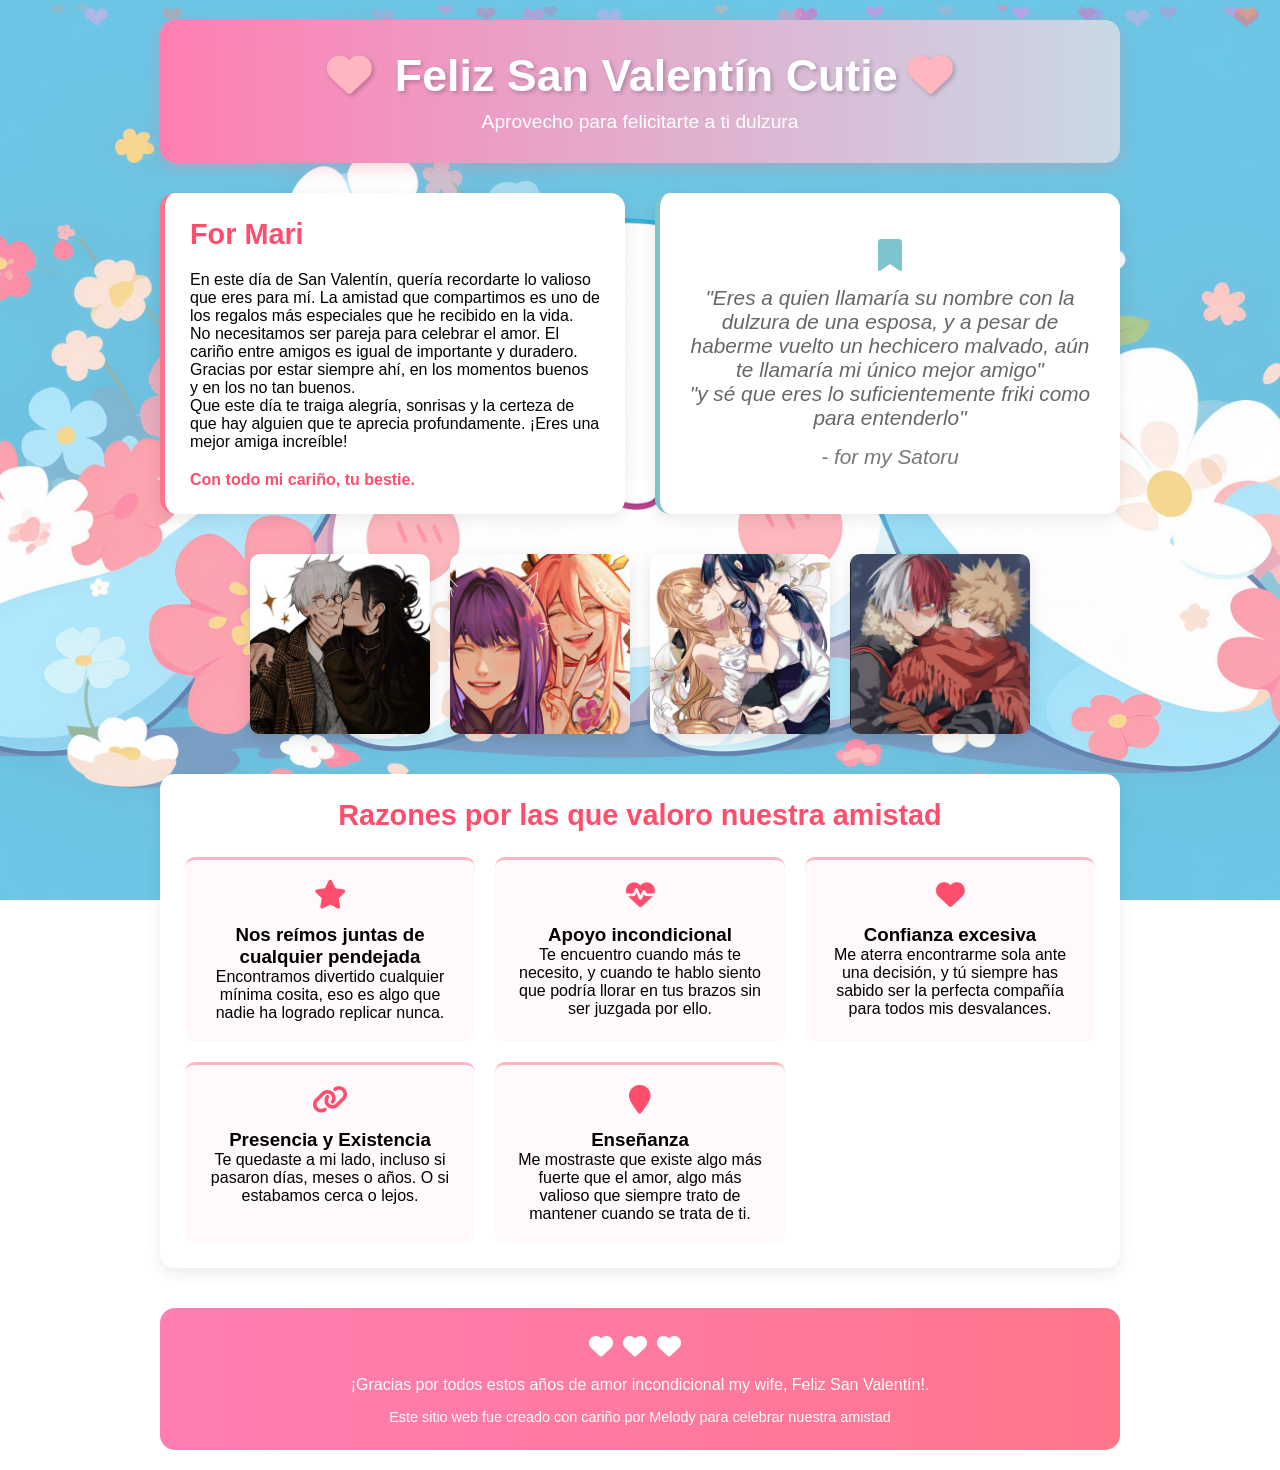
<file: index.html>
<!DOCTYPE html>
<html lang="es">
<head>
    <meta charset="UTF-8">
    <meta name="viewport" content="width=device-width, initial-scale=1.0">
    <title>Happy Valentine Surprise</title>
    <link rel="stylesheet" href="https://cdnjs.cloudflare.com/ajax/libs/font-awesome/6.4.0/css/all.min.css">
    <link rel="stylesheet" href="style.css"/>
</head>
<body>
    <div class="floating-hearts" id="floating-hearts"></div>
    
    <div class="container">
        <header>
                <h1><i class="fas fa-heart heart-icon"></i> Feliz San Valentín Cutie<i class="fas fa-heart heart-icon"></i></h1>
                <p>Aprovecho para felicitarte a ti dulzura</p>
        </header>
        
        <div class="content">
            <section class="main-message">
                <h2>For Mari</h2>
                <p>En este día de San Valentín, quería recordarte lo valioso que eres para mí. La amistad que compartimos es uno de los regalos más especiales que he recibido en la vida.</p>
                <p>No necesitamos ser pareja para celebrar el amor. El cariño entre amigos es igual de importante y duradero. Gracias por estar siempre ahí, en los momentos buenos y en los no tan buenos.</p>
                <p>Que este día te traiga alegría, sonrisas y la certeza de que hay alguien que te aprecia profundamente. ¡Eres una mejor amiga increíble!</p>
                <p style="margin-top: 20px; font-weight: bold; color: #ff4d6d;">Con todo mi cariño, tu bestie.</p>
            </section>
            
            <section class="friendship-quote">
                <i class="fas fa-bookmark"></i>
                <p>"Eres a quien llamaría su nombre con la dulzura de una esposa, y a pesar de haberme vuelto un hechicero malvado, aún te llamaría mi único mejor amigo"</p>
                <p>"y sé que eres lo suficientemente friki como para entenderlo"</p>
                <p style="margin-top: 15px; color: #777;">- for my Satoru</p>
            </section>
        </div>
        
        <div class="gallery">
            <div class="gallery-item">
                <img src="recursos/satosugu.jpg" alt="Friendship">
            </div>
            <div class="gallery-item">
                <img src="recursos/Eimiko.jpg" alt="Amigos celebrando">
            </div>
            <div class="gallery-item">
                <img src="recursos/🍭.jpg" alt="Amistad verdadera">
            </div>
            <div class="gallery-item">
                <img src="recursos/todobaku.jpeg" alt="Amigos apoyándose">
            </div>
        </div>
        
        <section class="friendship-reasons">
            <h2>Razones por las que valoro nuestra amistad</h2>
            <div class="reasons-grid">
                <div class="reason">
                    <i class="fas fa-star"></i>
                    <h3>Nos reímos juntas de cualquier pendejada</h3>
                    <p>Encontramos divertido cualquier mínima cosita, eso es algo que nadie ha logrado replicar nunca.</p>
                </div>
                <div class="reason">
                    <i class="fas fa-heartbeat"></i>
                    <h3>Apoyo incondicional</h3>
                    <p>Te encuentro cuando más te necesito, y cuando te hablo siento que podría llorar en tus brazos sin ser juzgada por ello.</p>
                </div>
                <div class="reason">
                    <i class="fas fa-heart"></i>
                    <h3>Confianza excesiva</h3>
                    <p>Me aterra encontrarme sola ante una decisión, y tú siempre has sabido ser la perfecta compañía para todos mis desvalances.</p>
                </div>
                <div class="reason">
                    <i class="fas fa-link"></i>
                    <h3>Presencia y Existencia</h3>
                    <p>Te quedaste a mi lado, incluso si pasaron días, meses o años. O si estabamos cerca o lejos.</p>
                </div>
                <div class="reason">
                    <i class="fas fa-map-marker"></i>
                    <h3>Enseñanza</h3>
                    <p>Me mostraste que existe algo más fuerte que el amor, algo más valioso que siempre trato de mantener cuando se trata de ti.</p>
                </div>
            </div>
        </section>
        
        <footer>
            <div class="footer-hearts">
                <i class="fas fa-heart"></i><i class="fas fa-heart"></i><i class="fas fa-heart"></i>
            </div>
            <p>¡Gracias por todos estos años de amor incondicional my wife, Feliz San Valentín!.</p>
            <p style="margin-top: 15px; font-size: 0.9rem;">Este sitio web fue creado con cariño por Melody para celebrar nuestra amistad</p>
        </footer>
    </div>

    <script>
        // Crear corazones flotantes
        document.addEventListener('DOMContentLoaded', function() {
            const floatingHearts = document.getElementById('floating-hearts');
            const heartCount = 25;
            
            for (let i = 0; i < heartCount; i++) {
                const heart = document.createElement('div');
                heart.classList.add('heart');
                heart.innerHTML = '❤';
                
                // Posición aleatoria
                const leftPos = Math.random() * 100;
                const animationDuration = 6 + Math.random() * 6;
                const fontSize = 15 + Math.random() * 20;
                const colorOpacity = 0.2 + Math.random() * 0.3;
                const color = `rgba(255, ${70 + Math.random() * 100}, ${100 + Math.random() * 150}, ${colorOpacity})`;
                
                heart.style.left = `${leftPos}%`;
                heart.style.animationDuration = `${animationDuration}s`;
                heart.style.fontSize = `${fontSize}px`;
                heart.style.color = color;
                heart.style.animationDelay = `${Math.random() * 5}s`;
                
                floatingHearts.appendChild(heart);
            }
            
            // Efecto de título parpadeante
            const title = document.querySelector('header h1');
            setInterval(() => {
                title.style.textShadow = `2px 2px 4px rgba(0, 0, 0, ${0.1 + Math.random() * 0.2})`;
            }, 1000);
        });
    </script>
</body>
</html>
</file>
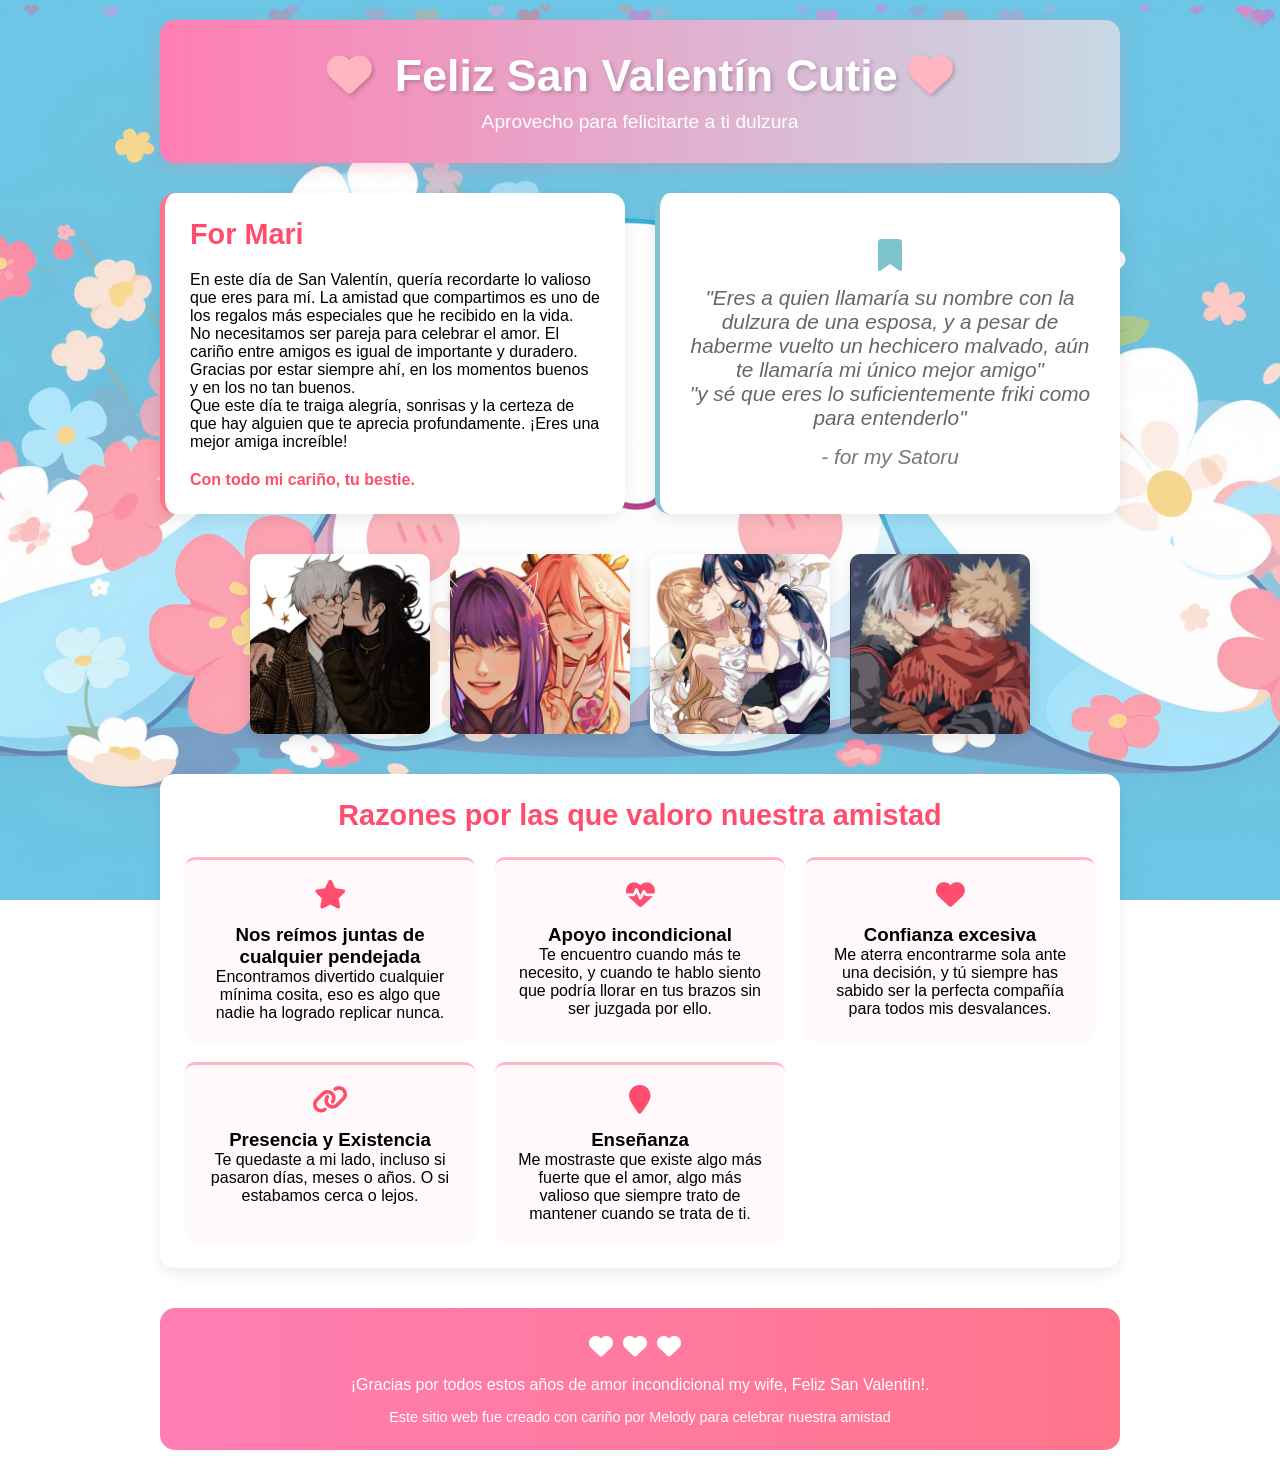
<file: san-valentin-gift.html>
<!DOCTYPE html>
<html lang="es">
<head>
    <meta charset="UTF-8">
    <meta name="viewport" content="width=device-width, initial-scale=1.0">
    <title>Happy Valentine Surprise</title>
    <link rel="stylesheet" href="https://cdnjs.cloudflare.com/ajax/libs/font-awesome/6.4.0/css/all.min.css">
    <link rel="stylesheet" href="style.css"/>
</head>
<body>
    <div class="floating-hearts" id="floating-hearts"></div>
    
    <div class="container">
        <header>
                <h1><i class="fas fa-heart heart-icon"></i> Feliz San Valentín Cutie<i class="fas fa-heart heart-icon"></i></h1>
                <p>Aprovecho para felicitarte a ti dulzura</p>
        </header>
        
        <div class="content">
            <section class="main-message">
                <h2>For Mari</h2>
                <p>En este día de San Valentín, quería recordarte lo valioso que eres para mí. La amistad que compartimos es uno de los regalos más especiales que he recibido en la vida.</p>
                <p>No necesitamos ser pareja para celebrar el amor. El cariño entre amigos es igual de importante y duradero. Gracias por estar siempre ahí, en los momentos buenos y en los no tan buenos.</p>
                <p>Que este día te traiga alegría, sonrisas y la certeza de que hay alguien que te aprecia profundamente. ¡Eres una mejor amiga increíble!</p>
                <p style="margin-top: 20px; font-weight: bold; color: #ff4d6d;">Con todo mi cariño, tu bestie.</p>
            </section>
            
            <section class="friendship-quote">
                <i class="fas fa-bookmark"></i>
                <p>"Eres a quien llamaría su nombre con la dulzura de una esposa, y a pesar de haberme vuelto un hechicero malvado, aún te llamaría mi único mejor amigo"</p>
                <p>"y sé que eres lo suficientemente friki como para entenderlo"</p>
                <p style="margin-top: 15px; color: #777;">- for my Satoru</p>
            </section>
        </div>
        
        <div class="gallery">
            <div class="gallery-item">
                <img src="recursos/satosugu.jpg" alt="Friendship">
            </div>
            <div class="gallery-item">
                <img src="recursos/Eimiko.jpg" alt="Amigos celebrando">
            </div>
            <div class="gallery-item">
                <img src="recursos/🍭.jpg" alt="Amistad verdadera">
            </div>
            <div class="gallery-item">
                <img src="recursos/todobaku.jpeg" alt="Amigos apoyándose">
            </div>
        </div>
        
        <section class="friendship-reasons">
            <h2>Razones por las que valoro nuestra amistad</h2>
            <div class="reasons-grid">
                <div class="reason">
                    <i class="fas fa-star"></i>
                    <h3>Nos reímos juntas de cualquier pendejada</h3>
                    <p>Encontramos divertido cualquier mínima cosita, eso es algo que nadie ha logrado replicar nunca.</p>
                </div>
                <div class="reason">
                    <i class="fas fa-heartbeat"></i>
                    <h3>Apoyo incondicional</h3>
                    <p>Te encuentro cuando más te necesito, y cuando te hablo siento que podría llorar en tus brazos sin ser juzgada por ello.</p>
                </div>
                <div class="reason">
                    <i class="fas fa-heart"></i>
                    <h3>Confianza excesiva</h3>
                    <p>Me aterra encontrarme sola ante una decisión, y tú siempre has sabido ser la perfecta compañía para todos mis desvalances.</p>
                </div>
                <div class="reason">
                    <i class="fas fa-link"></i>
                    <h3>Presencia y Existencia</h3>
                    <p>Te quedaste a mi lado, incluso si pasaron días, meses o años. O si estabamos cerca o lejos.</p>
                </div>
                <div class="reason">
                    <i class="fas fa-map-marker"></i>
                    <h3>Enseñanza</h3>
                    <p>Me mostraste que existe algo más fuerte que el amor, algo más valioso que siempre trato de mantener cuando se trata de ti.</p>
                </div>
            </div>
        </section>
        
        <footer>
            <div class="footer-hearts">
                <i class="fas fa-heart"></i><i class="fas fa-heart"></i><i class="fas fa-heart"></i>
            </div>
            <p>¡Gracias por todos estos años de amor incondicional my wife, Feliz San Valentín!.</p>
            <p style="margin-top: 15px; font-size: 0.9rem;">Este sitio web fue creado con cariño por Melody para celebrar nuestra amistad</p>
        </footer>
    </div>

    <script>
        // Crear corazones flotantes
        document.addEventListener('DOMContentLoaded', function() {
            const floatingHearts = document.getElementById('floating-hearts');
            const heartCount = 25;
            
            for (let i = 0; i < heartCount; i++) {
                const heart = document.createElement('div');
                heart.classList.add('heart');
                heart.innerHTML = '❤';
                
                // Posición aleatoria
                const leftPos = Math.random() * 100;
                const animationDuration = 6 + Math.random() * 6;
                const fontSize = 15 + Math.random() * 20;
                const colorOpacity = 0.2 + Math.random() * 0.3;
                const color = `rgba(255, ${70 + Math.random() * 100}, ${100 + Math.random() * 150}, ${colorOpacity})`;
                
                heart.style.left = `${leftPos}%`;
                heart.style.animationDuration = `${animationDuration}s`;
                heart.style.fontSize = `${fontSize}px`;
                heart.style.color = color;
                heart.style.animationDelay = `${Math.random() * 5}s`;
                
                floatingHearts.appendChild(heart);
            }
            
            // Efecto de título parpadeante
            const title = document.querySelector('header h1');
            setInterval(() => {
                title.style.textShadow = `2px 2px 4px rgba(0, 0, 0, ${0.1 + Math.random() * 0.2})`;
            }, 1000);
        });
    </script>
</body>
</html>
</file>
<file: style.css>
* {
            margin: 0;
            padding: 0;
            box-sizing: border-box;
            font-family: 'Segoe UI', Tahoma, Geneva, Verdana, sans-serif;
        }
        
        body {
            background-image: url('recursos/cinnamoroll-sanrio-3840x2160-25115.jpg');
            background-size: cover; /* Ajusta la imagen para cubrir toda la pantalla */
            background-repeat: no-repeat; /* Evita que se repita */
            background-attachment: fixed; /* Fija la imagen al desplazarse */
            background-position: center center; /* Centra la imagen */
        }
        
        .container {
            max-width: 1000px;
            margin: 0 auto;
            padding: 20px;
        }
        
        header {
            text-align: center;
            padding: 30px 0;
            background: linear-gradient(to right, #ff7eb3, #c8d9e6);
            color: white;
            border-radius: 15px;
            margin-bottom: 30px;
            box-shadow: 0 5px 15px rgba(255, 119, 140, 0.3);
            position: relative;
            overflow: hidden;
        }
        
        header h1 {
            font-size: 2.8rem;
            margin-bottom: 10px;
            text-shadow: 2px 2px 4px rgba(0, 0, 0, 0.2);
        }
        
        header p {
            font-size: 1.2rem;
            max-width: 700px;
            margin: 0 auto;
        }
        
        .heart-icon {
            color: #ffb6c1;
            margin: 0 10px;
        }
        
        .content {
            display: flex;
            flex-wrap: wrap;
            gap: 30px;
            margin-bottom: 40px;
        }
        
        .main-message {
            flex: 1;
            min-width: 300px;
            background: white;
            padding: 25px;
            border-radius: 15px;
            box-shadow: 0 5px 15px rgba(0, 0, 0, 0.08);
            border-left: 5px solid #ff758c;
        }
        
        .main-message h2 {
            color: #ff4d6d;
            margin-bottom: 20px;
            font-size: 1.8rem;
        }
        
        .friendship-quote {
            flex: 1;
            min-width: 300px;
            background: white;
            padding: 25px;
            border-radius: 15px;
            box-shadow: 0 5px 15px rgba(0, 0, 0, 0.08);
            text-align: center;
            display: flex;
            flex-direction: column;
            justify-content: center;
            border-left: 5px solid #7ec4cf;
        }
        
        .friendship-quote i {
            font-size: 2rem;
            color: #7ec4cf;
            margin-bottom: 15px;
        }
        
        .friendship-quote p {
            font-style: italic;
            font-size: 1.3rem;
            color: #666;
        }
        
        .gallery {
            display: flex;
            flex-wrap: wrap;
            gap: 20px;
            justify-content: center;
            margin-bottom: 40px;
        }
        
        .gallery-item {
            width: 180px;
            height: 180px;
            border-radius: 10px;
            overflow: hidden;
            box-shadow: 0 5px 15px rgba(0, 0, 0, 0.1);
            transition: transform 0.3s ease;
        }
        
        .gallery-item:hover {
            transform: translateY(-10px);
        }
        
        .gallery-item img {
            width: 100%;
            height: 100%;
            object-fit: cover;
        }
        
        .friendship-reasons {
            background: white;
            padding: 25px;
            border-radius: 15px;
            box-shadow: 0 5px 15px rgba(0, 0, 0, 0.08);
            margin-bottom: 40px;
        }
        
        .friendship-reasons h2 {
            color: #ff4d6d;
            text-align: center;
            margin-bottom: 25px;
            font-size: 1.8rem;
        }
        
        .reasons-grid {
            display: grid;
            grid-template-columns: repeat(auto-fill, minmax(250px, 1fr));
            gap: 20px;
        }
        
        .reason {
            background: #fff9fb;
            padding: 20px;
            border-radius: 10px;
            text-align: center;
            border-top: 3px solid #ffb6c1;
        }
        
        .reason i {
            color: #ff4d6d;
            font-size: 1.8rem;
            margin-bottom: 15px;
        }
        
        footer {
            text-align: center;
            padding: 25px;
            background: linear-gradient(to right, #ff7eb3, #ff758c);
            color: white;
            border-radius: 15px;
            margin-top: 20px;
        }
        
        .footer-hearts {
            font-size: 1.5rem;
            letter-spacing: 10px;
            color: white;
            margin-bottom: 15px;
        }
        
        .floating-hearts {
            position: fixed;
            top: 0;
            left: 0;
            width: 100%;
            height: 100%;
            pointer-events: none;
            z-index: -1;
        }
        
        .heart {
            position: absolute;
            color: rgba(255, 119, 140, 0.3);
            font-size: 20px;
            animation: float 8s linear infinite;
        }
        
        @keyframes float {
            0% {
                transform: translateY(100vh) rotate(0deg);
                opacity: 0;
            }
            10% {
                opacity: 1;
            }
            90% {
                opacity: 1;
            }
            100% {
                transform: translateY(-100px) rotate(360deg);
                opacity: 0;
            }
        }
        
        @media (max-width: 768px) {
            header h1 {
                font-size: 2rem;
            }
            
            .content {
                flex-direction: column;
            }
            
            .gallery-item {
                width: 140px;
                height: 140px;
            }
        }
</file>
